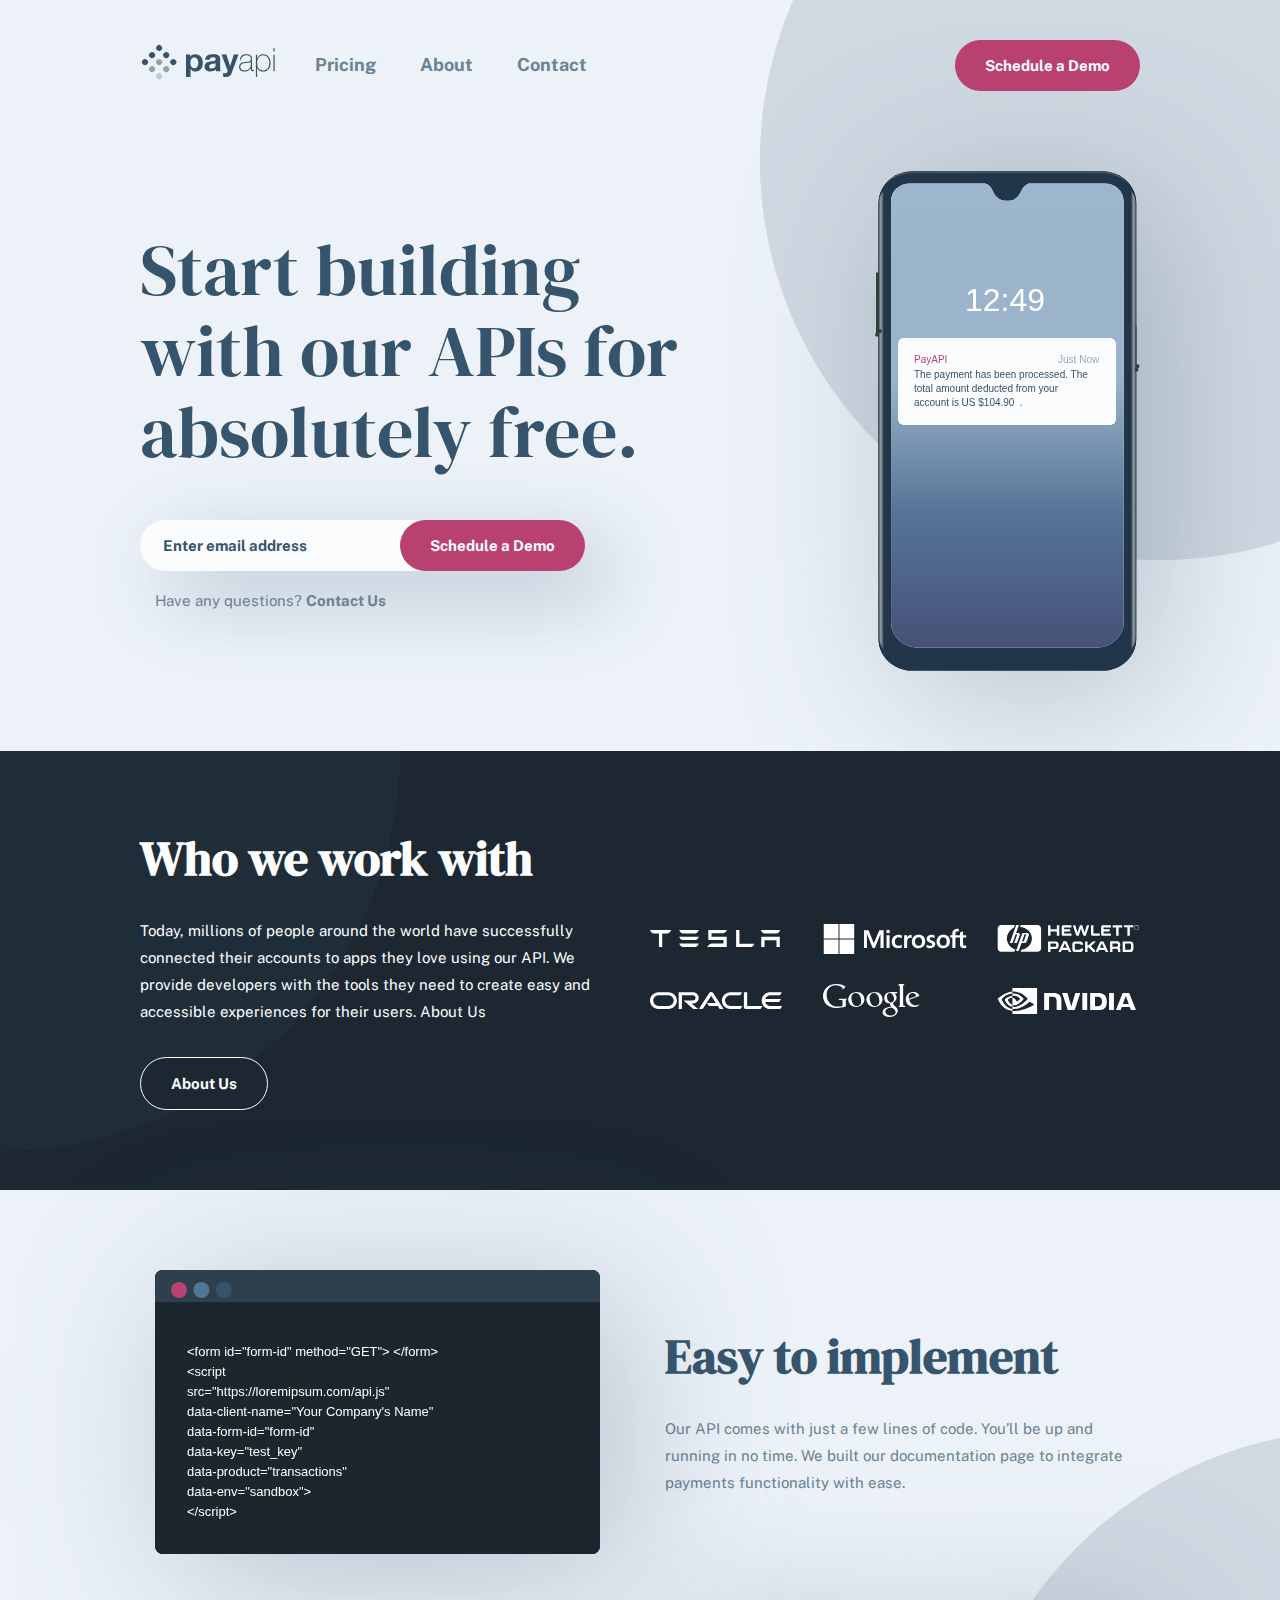
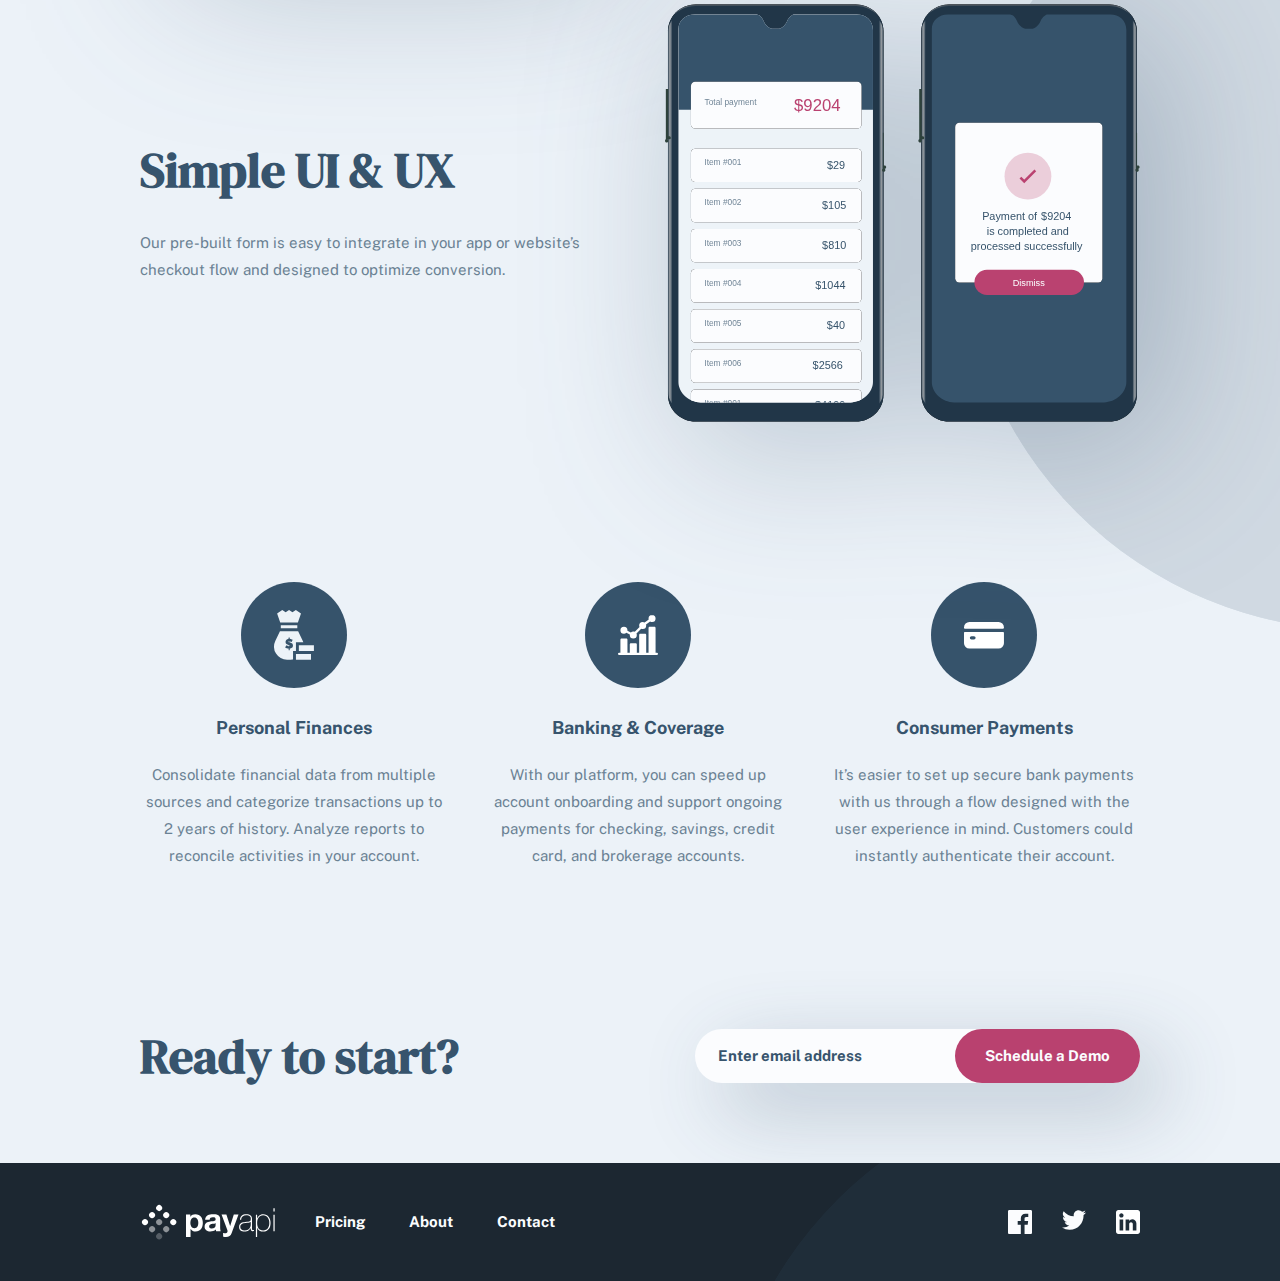
<file: index.html>
<!DOCTYPE html>
<html lang="en">
  <head>
    <meta charset="UTF-8" />
    <meta name="viewport" content="width=device-width, initial-scale=1.0" />
    <link rel="preconnect" href="https://fonts.gstatic.com">
    <link href="https://fonts.googleapis.com/css2?family=DM+Serif+Display&family=Public+Sans:wght@100;200;700&display=swap"
      rel="stylesheet">
      <link rel="stylesheet" href="styles/style.css">
    <link rel="icon" type="image/png" sizes="32x32" href="./assets/favicon-32x32.png" />
    <script src="javascript/scripts.js" defer></script>
    <title>Frontend Mentor | PayAPI Website Challenge</title>
  </head>

  <body>

    <div class="container">
      <nav class="nav">
        <div class="circle__wrapper"><img src="assets/shared/desktop/bg-pattern-circle.svg" class="circle" alt=""></div>
        <div class="logo"><a href="/"><img src="assets/shared/desktop/logo.svg" alt="logo"></a></div>
        <img class="menu-open-icon" src="assets/shared/mobile/menu.svg" alt="menu icon">
        <div class="menu menu--main">
          <div class="menu-close-icon" ><img class="close-icon" src="assets/shared/mobile/close.svg" alt="close icon"></div>
          <ul class="menu__list flow-content">
            <li><a href="pricing.html">Pricing</a></li>
            <li><a href="about.html">About</a></li>
            <li><a href="contact.html">Contact</a></li>
          </ul>
          <a href="contact.html" class="btn btn-primary">Schedule a Demo</a>
        </div>
      </nav>

      <header class="header">
          <div class="hero">
            <div class="hero__text flow-content-large">
              <h1>Start building with our APIs for absolutely free.</h1>
              <form action="" class="demo flow-content-small" method="post">
                <div class="input__group">
                  <input type="email" class="demo__email" placeholder="Enter email address">
                  <button type="submit" class="btn btn-primary">Schedule a Demo</button>
                </div>
                <p class="questions">Have any questions? <a href="contact.html">Contact Us</a></p>
              </form>
            </div>
            <div class="hero__img"><img class="drop-shadow" alt="phone" src="assets/home/desktop/illustration-phone-mockup2.svg" /></div>
          </div>
      </header>

      <section class="work bg-dark">
          <div class="circle__wrapper"><img src="assets/shared/desktop/bg-pattern-circle.svg" class="circle" alt=""></div>
          <div class="work__text flow-content">
            <h2 class="sm">Who we work with</h2>
            <p>Today, millions of people around the world have successfully connected
            their accounts to apps they love using our API. We provide developers
            with the tools they need to create easy and accessible experiences
            for their users.
            About Us</p>
            <a href="about.html" class="btn btn-dark btn-inline">About Us</a>
          </div>
          <div class="logos">
            <img class="white" src="assets/shared/desktop/tesla.svg" alt="tesla">
            <img class="white" src="assets/shared/desktop/microsoft.svg" alt="microsoft">
            <img class="white" src="assets/shared/desktop/hewlett-packard.svg" alt="hewlett-packard">
            <img class="white" src="assets/shared/desktop/oracle.svg" alt="oracle">
            <img class="white" src="assets/shared/desktop/google.svg" alt="google">
            <img class="white" src="assets/shared/desktop/nvidia.svg" alt="nvidia">
          </div>
      </section>

      <section class="features">
        <div class="circle__wrapper"><img src="assets/shared/desktop/bg-pattern-circle.svg" class="circle" alt=""></div>
        <div class="feature__img"><img class="drop-shadow" src="assets/home/desktop/illustration-easy-to-implement2.svg" alt="code image"></div>
        <div class="feature__text flow-content">
          <h2 class="sm">Easy to implement</h2>
          <p>Our API comes with just a few lines of code. You’ll be up and running in
          no time. We built our documentation page to integrate payments functionality
          with ease.</p>
        </div>

        <div class="feature__img"><img class="drop-shadow" src="assets/home/desktop/illustration-simple-ui2.svg" alt="phone images"></div>
        <div class="feature__text flow-content">
          <h2 class="sm">Simple UI & UX</h2>
          <p>Our pre-built form is easy to integrate in your app or website’s checkout flow and designed to optimize conversion.</p>
        </div>
      </section>

      <section class="benefits split">

        <div class="benefit flow-content-small">
          <div class="benefit__img"><img src="assets/home/desktop/icon-personal-finances.svg" alt="money bag"></div>
          <p class="benefit__title">Personal Finances</p>
          <p>Consolidate financial data from multiple sources and categorize transactions up to
            2 years of history. Analyze reports to reconcile activities in your account.</p>
        </div>

        <div class="benefit flow-content-small">
          <div class="benefit__img"> <img src="assets/home/desktop/icon-banking-and-coverage.svg" alt="bank"></div>
          <p class="benefit__title">Banking & Coverage</p>
          <p>With our platform, you can speed up account onboarding and support ongoing payments
            for checking, savings, credit card, and brokerage accounts.</p>
        </div>

        <div class="benefit flow-content-small">
          <div class="benefit__img"> <img src="assets/home/desktop/icon-consumer-payments.svg" alt="consumer payments"></div>
          <p class="benefit__title">Consumer Payments</p>
          <p>It’s easier to set up secure bank payments with us through a flow designed with the user experience in mind.
            Customers
            could instantly authenticate their account.</p>
        </div>
      </section>


      <section class="cta space-bt">
        <h2>Ready to start?</h2>
        <form action="subscribe" class="demo" method="post">
          <div class="input__group">
            <input type="email" class="demo__email" placeholder="Enter email address">
            <button type="submit" class="btn btn-primary">Schedule a Demo</button>
          </div>
        </form>
      </section>

      <footer class="bg-dark">
          <div class="circle__wrapper"><img src="assets/shared/desktop/bg-pattern-circle.svg" class="circle" alt=""></div>
          <nav class="nav">
            <div class="logo white"><img src="assets/shared/desktop/logo.svg" alt="logo"></div>
            <div class="menu">
              <ul class="menu__list flow-content">
                <li><a href="pricing.html">Pricing</a></li>
                <li><a href="about.html">About</a></li>
                <li><a href="contact.html">Contact</a></li>
              </ul>
              <div class="social split-adapt">
                <a href="facebook.com"><img src="assets/shared/desktop/facebook.svg" alt="facebook"></a>
                <a href="twitter.com"><img src="assets/shared/desktop/twitter.svg" alt="twitter"></a>
                <a href="linkedin.com"><img src="assets/shared/desktop/linkedin.svg" alt="linkedin"></a>
              </div>
            </div>
          </nav>
      </footer>
    </div>
  </body>
</html>
</file>
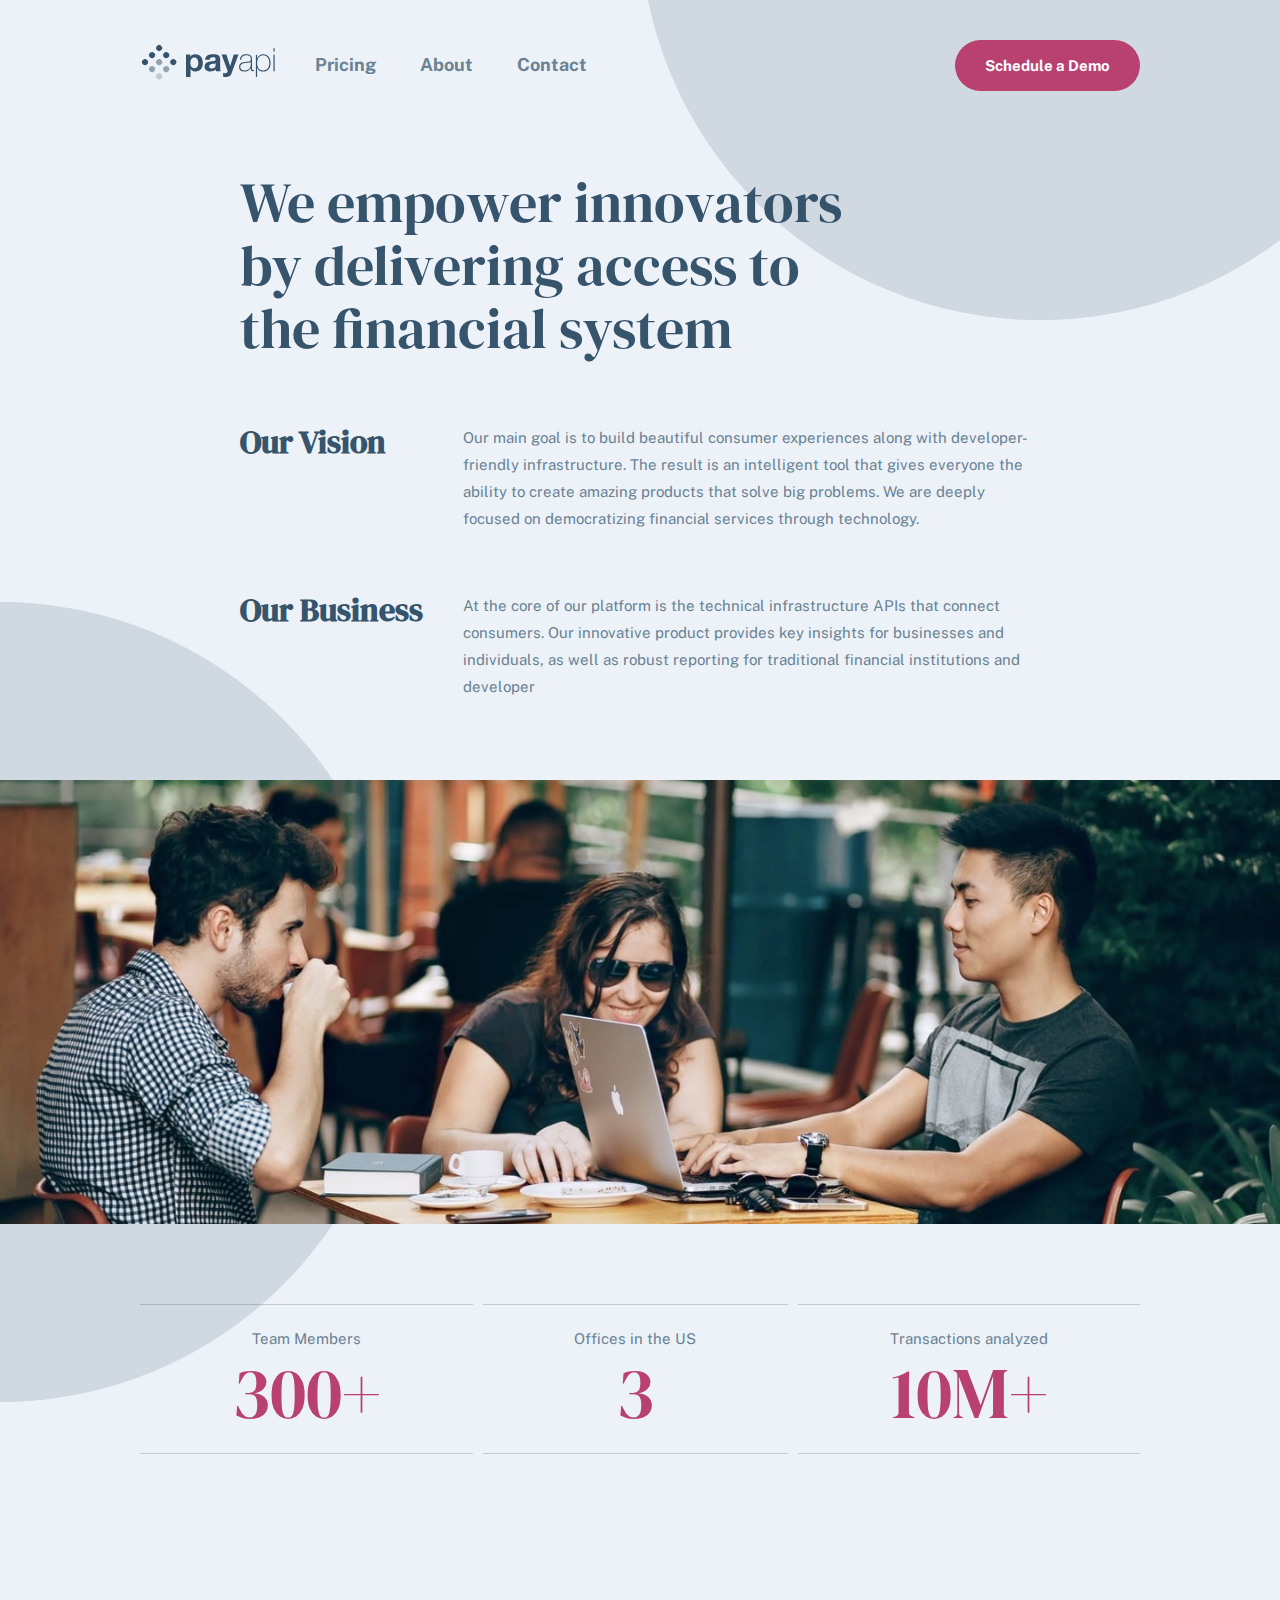
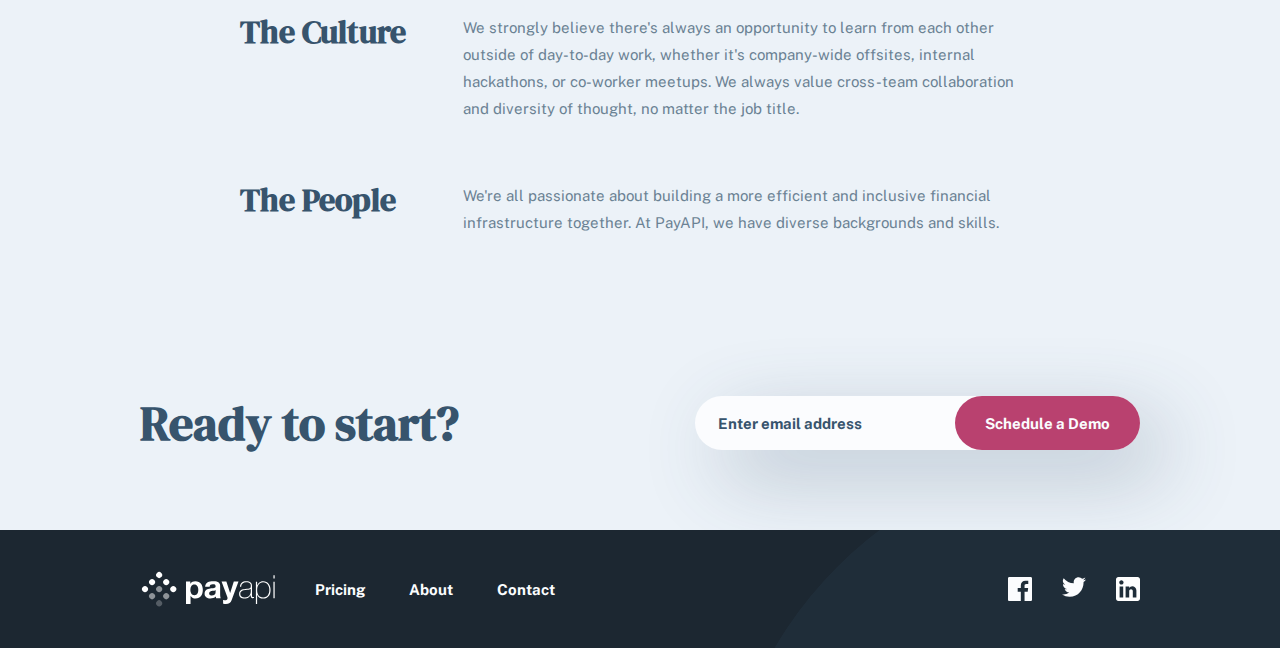
<file: about.html>
<!DOCTYPE html>
<html lang="en">

<head>
  <meta charset="UTF-8" />
  <meta name="viewport" content="width=device-width, initial-scale=1.0" />
  <link rel="preconnect" href="https://fonts.gstatic.com">
  <link
    href="https://fonts.googleapis.com/css2?family=DM+Serif+Display&family=Public+Sans:wght@100;200;700&display=swap"
    rel="stylesheet">
  <link rel="stylesheet" href="styles/style.css">
  <link rel="icon" type="image/png" sizes="32x32" href="./assets/favicon-32x32.png" />
  <script src="javascript/scripts.js" defer></script>
  <title>Frontend Mentor | PayAPI Website Challenge</title>
</head>

<body>
  <div class="container about">
    <nav class="nav">
      <div class="circle__wrapper--inner"><img src="assets/shared/desktop/bg-pattern-circle.svg" class="circle" alt=""></div>
      <div class="logo"><a href="/"><img src="assets/shared/desktop/logo.svg" alt="logo"></a></div>
      <img class="menu-open-icon" src="assets/shared/mobile/menu.svg" alt="menu icon">
      <div class="menu menu--main">
        <div class="menu-close-icon"><img class="close-icon" src="assets/shared/mobile/close.svg" alt="close icon">
        </div>
        <ul class="menu__list flow-content">
          <li><a href="pricing.html">Pricing</a></li>
          <li><a href="about.html">About</a></li>
          <li><a href="contact.html">Contact</a></li>
        </ul>
        <a href="contact.html" class="btn btn-primary">Schedule a Demo</a>
      </div>
    </nav>
    <section class="info flow-content-large">
      <div class="section__wrapper flow-content-xlarge">
        <h1 class="sm info__title">We empower innovators by delivering access to the financial system</h1>
        <div class="info__content">
          <h3>Our Vision</h3>
          <p>Our main goal is to build beautiful consumer experiences along with developer-friendly
          infrastructure. The result is an intelligent tool that gives everyone the ability to create
          amazing products that solve big problems. We are deeply focused on democratizing financial
          services through technology.</p>
          <h3>Our Business</h3>
          <p>At the core of our platform is the technical infrastructure APIs that connect consumers.
          Our innovative product provides key insights for businesses and individuals, as well as
          robust reporting for traditional financial institutions and developer</p>
        </div>
      </div>
    </section>

    <picture class="focus">
      <div class="circle_wrapper"><img src="assets/shared/desktop/bg-pattern-circle.svg" class="circle" alt="people talking"></div>
      <source media="(min-width: 768px)" srcset="assets/about/desktop/image-team-members.jpg">
      <source media="(min-width: 375px)" srcset="assets/about/tablet/image-team-members.jpg">
      <img class="focus__img" src="assets/about/mobile/image-team-members.jpg">
    </picture>

    <section class="stats split">
      <div class="stats__card">
        <p class="stats__title">Team Members</p>
        <p class="h1 small fg-primary">300+</p>
      </div>
      <div class="stats__card">
        <p class="stats_title">Offices in the US</p>
        <p class="h1 small fg-primary">3</p>
      </div>
      <div class="stats__card">
        <p class="stats_title">Transactions analyzed</p>
        <p class="h1 small fg-primary">10M+</p>
      </div>
    </section>

    <section class="info flow-content-large">
      <div class="section__wrapper flow-content-large">
        <div class="info__content">
          <h3>The Culture</h3>
          <p>We strongly believe there's always an opportunity to learn from each other outside of
          day-to-day work, whether it's company-wide offsites, internal hackathons, or co-worker meetups.
          We always value cross-team collaboration and diversity of thought, no matter the job title.</p>
          <h3>The People</h3>
          <p>We're all passionate about building a more efficient and inclusive financial infrastructure
          together. At PayAPI, we have diverse backgrounds and skills.</p>
        </div>
      </div>
    </section>

    <section class="cta space-bt">
      <h2>Ready to start?</h2>
      <form action="subscribe" class="demo" method="post">
        <div class="input__group">
          <input type="email" class="demo__email" placeholder="Enter email address">
          <button type="submit" class="btn btn-primary">Schedule a Demo</button>
        </div>
      </form>
    </section>

    <footer class="bg-dark">
      <div class="circle__wrapper"><img src="assets/shared/desktop/bg-pattern-circle.svg" class="circle" alt=""></div>
      <nav class="nav">
        <div class="logo white"><img src="assets/shared/desktop/logo.svg" alt="logo"></div>
        <div class="menu">
          <ul class="menu__list flow-content">
            <li><a href="pricing.html">Pricing</a></li>
            <li><a href="about.html">About</a></li>
            <li><a href="contact.html">Contact</a></li>
          </ul>
          <div class="social split-adapt">
            <a href="facebook.com"><img src="assets/shared/desktop/facebook.svg" alt="facebook"></a>
            <a href="twitter.com"><img src="assets/shared/desktop/twitter.svg" alt="twitter"></a>
            <a href="linkedin.com"><img src="assets/shared/desktop/linkedin.svg" alt="linkedin"></a>
          </div>
        </div>
      </nav>
    </footer>

    </div>
  </body>

</html>
</file>
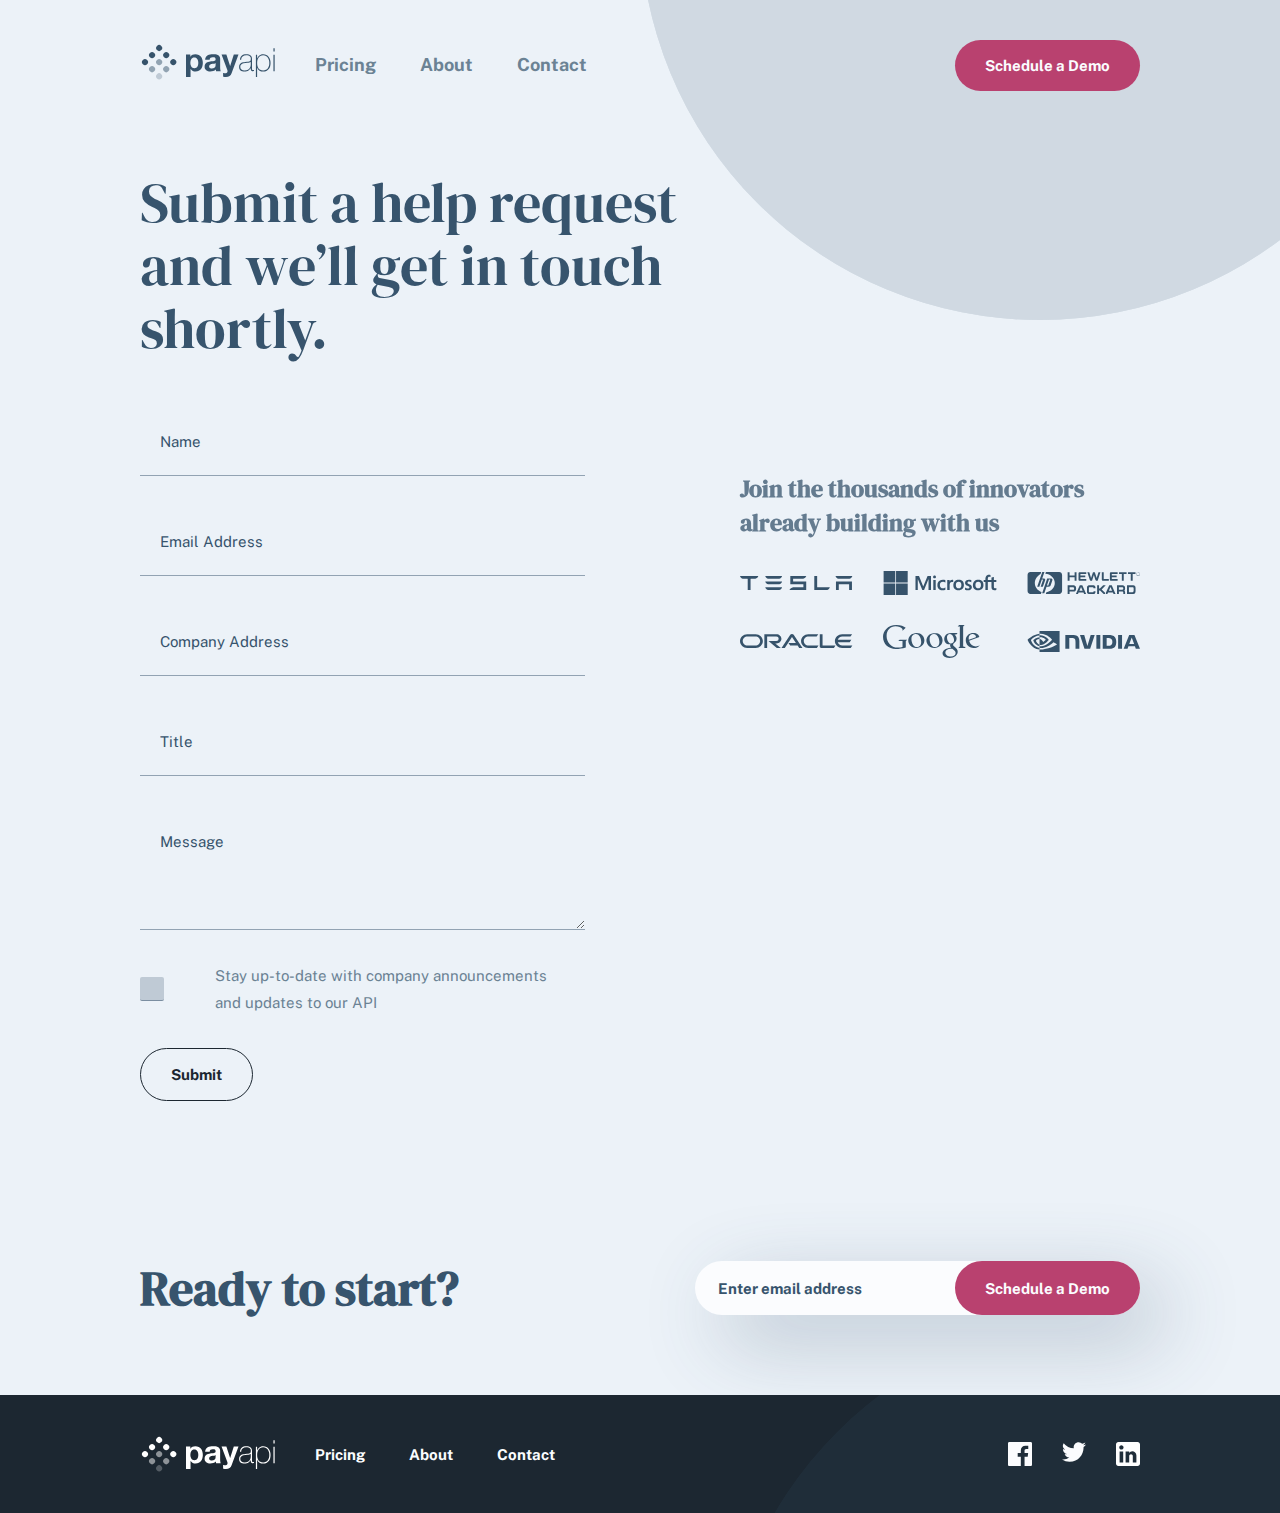
<file: contact.html>
<!DOCTYPE html>
<html lang="en">

<head>
  <meta charset="UTF-8" />
  <meta name="viewport" content="width=device-width, initial-scale=1.0" />
  <link rel="preconnect" href="https://fonts.gstatic.com">
  <link
    href="https://fonts.googleapis.com/css2?family=DM+Serif+Display&family=Public+Sans:wght@100;200;700&display=swap"
    rel="stylesheet">
  <link rel="stylesheet" href="styles/style.css">
  <link rel="icon" type="image/png" sizes="32x32" href="./assets/favicon-32x32.png" />
  <script src="javascript/scripts.js" defer></script>
  <title>Frontend Mentor | PayAPI Website Challenge</title>
</head>

<body>
  <div class="container top-circle">
    <nav class="nav">
      <div class="circle__wrapper--inner"><img src="assets/shared/desktop/bg-pattern-circle.svg" class="circle" alt=""></div>
      <div class="logo"><a href="/"><img src="assets/shared/desktop/logo.svg" alt="logo"></a></div>
      <img class="menu-open-icon" src="assets/shared/mobile/menu.svg" alt="menu icon">
      <div class="menu menu--main">
        <div class="menu-close-icon"><img class="close-icon" src="assets/shared/mobile/close.svg" alt="close icon">
        </div>
        <ul class="menu__list flow-content">
          <li><a href="pricing.html">Pricing</a></li>
          <li><a href="about.html">About</a></li>
          <li><a href="contact.html">Contact</a></li>
        </ul>
        <a href="contact.html" class="btn btn-primary">Schedule a Demo</a>
      </div>
    </nav>
    <section class="contact flow-content-large">
      <h1 class="sm section__title">Submit a help request and we’ll get in touch shortly.</h1>
      <div class="contact__content flow-content">
        <form action="subscribe" method="POST" class="contact__form flow-content">
          <input type="text" placeholder="Name" id="name">
          <input type="email" placeholder="Email Address" id="email">
          <input type="text" placeholder="Company Address" id="address">
          <input type="text" placeholder="Title" id="title">
          <textarea id="message" placeholder="Message" cols="30" rows="3"></textarea>
          <div class="split-adapt checkbox__group">
            <input class="plain-check-box" type="checkbox" name="announcements" id="announcements">
            <label for="announcements">Stay up-to-date with company announcements and updates to our API</label>
          </div>
          <button type="submit" class="btn btn-light btn-inline">Submit</button>
        </form>
        <div class="joinus">
          <h4 class="joinus__title">Join the thousands of innovators already building with us</h4>
          <div class="logos">
            <img  src="assets/shared/desktop/tesla.svg" alt="tesla">
            <img  src="assets/shared/desktop/microsoft.svg" alt="microsoft">
            <img  src="assets/shared/desktop/hewlett-packard.svg" alt="hewlett-packard">
            <img  src="assets/shared/desktop/oracle.svg" alt="oracle">
            <img  src="assets/shared/desktop/google.svg" alt="google">
            <img  src="assets/shared/desktop/nvidia.svg" alt="nvidia">
          </div>

        </div>
      </div>

    </section>

    <section class="cta space-bt">
      <h2>Ready to start?</h2>
      <form action="" class="demo" method="post">
        <div class="input__group">
          <input type="email" class="demo__email" placeholder="Enter email address">
          <button type="submit" class="btn btn-primary">Schedule a Demo</button>
        </div>
      </form>
    </section>

    <footer class="bg-dark">
      <div class="circle__wrapper"><img src="assets/shared/desktop/bg-pattern-circle.svg" class="circle" alt=""></div>
      <nav class="nav">
        <div class="logo white"><img src="assets/shared/desktop/logo.svg" alt="logo"></div>
        <div class="menu">
          <ul class="menu__list flow-content">
            <li><a href="pricing.html">Pricing</a></li>
            <li><a href="about.html">About</a></li>
            <li><a href="contact.html">Contact</a></li>
          </ul>
          <div class="split-adapt social">
            <a href="facebook.com"><img src="assets/shared/desktop/facebook.svg" alt="facebook"></a>
            <a href="twitter.com"><img src="assets/shared/desktop/twitter.svg" alt="twitter"></a>
            <a href="linkedin.com"><img src="assets/shared/desktop/linkedin.svg" alt="linkedin"></a>
          </div>
        </div>
      </nav>
    </footer>
    </div>
  </body>

</html>
</file>
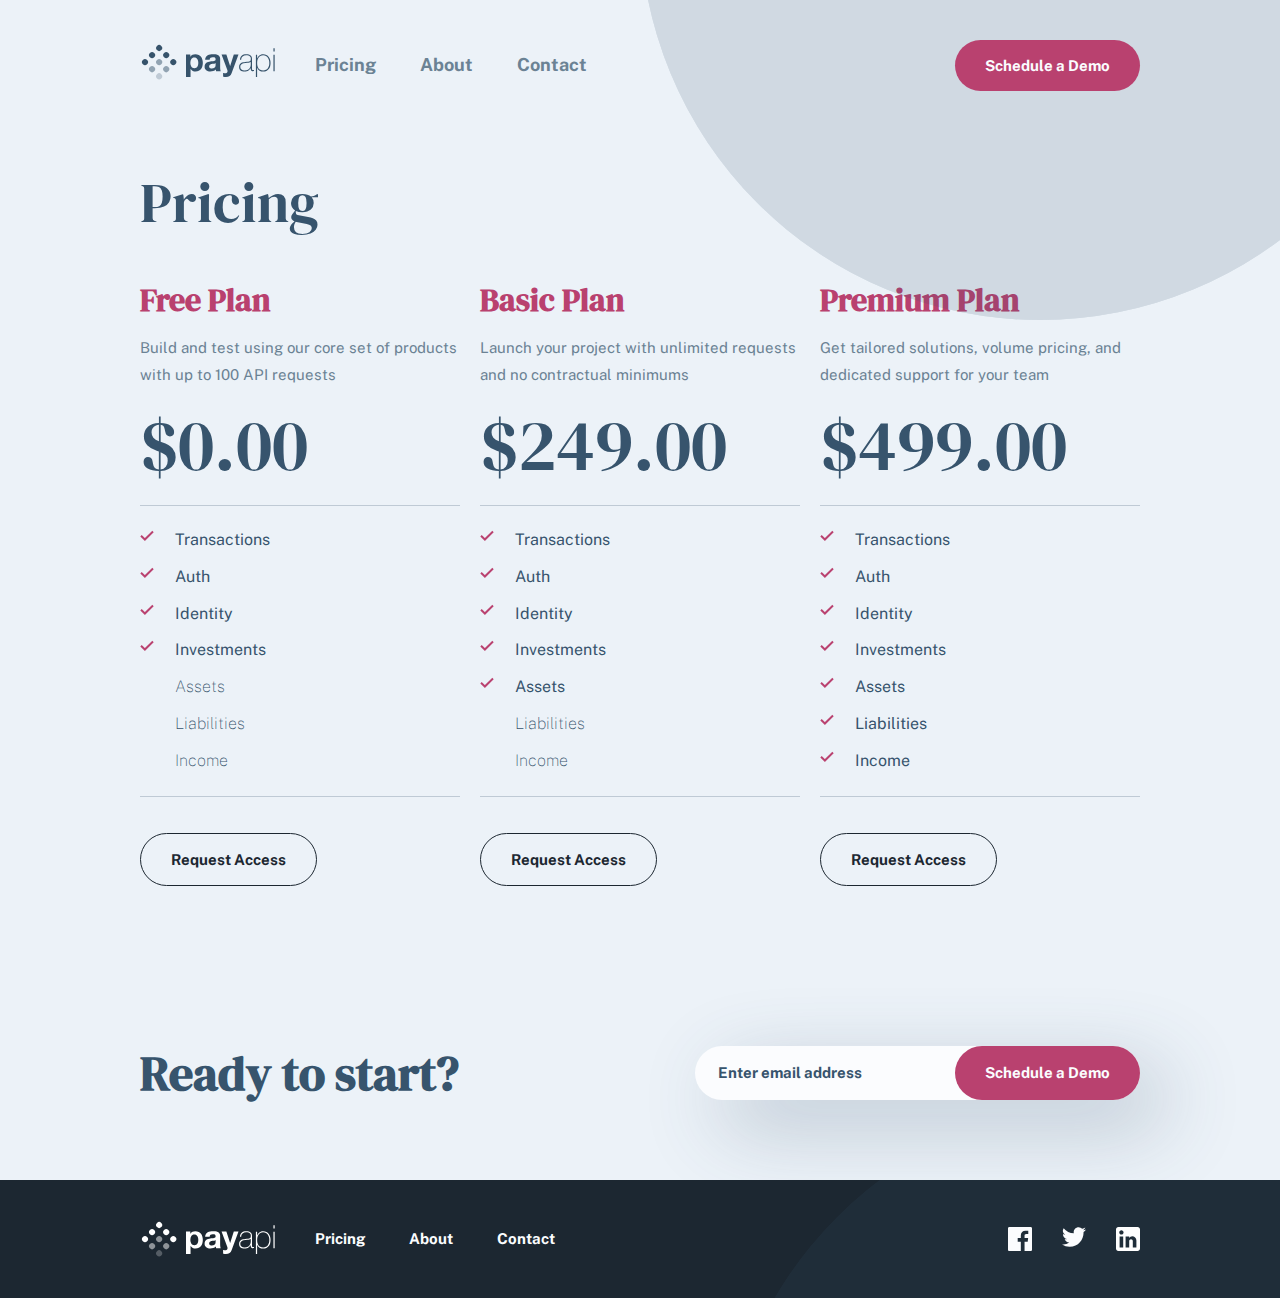
<file: pricing.html>
<!DOCTYPE html>
<html lang="en">

<head>
  <meta charset="UTF-8" />
  <meta name="viewport" content="width=device-width, initial-scale=1.0" />
  <link rel="preconnect" href="https://fonts.gstatic.com">
  <link
    href="https://fonts.googleapis.com/css2?family=DM+Serif+Display&family=Public+Sans:wght@100;200;700&display=swap"
    rel="stylesheet">
  <link rel="stylesheet" href="styles/style.css">
  <link rel="icon" type="image/png" sizes="32x32" href="./assets/favicon-32x32.png" />
  <script src="javascript/scripts.js" defer></script>
  <title>Frontend Mentor | PayAPI Website Challenge</title>
</head>

<body>
  <div class="container top-circle">
    <nav class="nav">
      <div class="circle__wrapper--inner"><img src="assets/shared/desktop/bg-pattern-circle.svg" class="circle" alt=""></div>
      <div class="logo"><a href="/"><img src="assets/shared/desktop/logo.svg" alt="logo"></a></div>
      <img class="menu-open-icon" src="assets/shared/mobile/menu.svg" alt="menu icon">
      <div class="menu menu--main">
        <div class="menu-close-icon"><img class="close-icon" src="assets/shared/mobile/close.svg" alt="close icon"></div>
        <ul class="menu__list flow-content">
          <li><a href="pricing.html">Pricing</a></li>
          <li><a href="about.html">About</a></li>
          <li><a href="contact.html">Contact</a></li>
        </ul>
        <a href="contact.html" class="btn btn-primary">Schedule a Demo</a>
      </div>
    </nav>
    <section class="price_info flow-content-large">
      <h1 class="sm">Pricing</h1>
      <div class="pricing__cards split-auto">
        <div class="pricing__card flow-content-small">
          <h3 class="fg-primary">Free Plan</h3>
          <p>Build and test using our core set of products with up to 100 API requests</p>
          <p class="h1">$0.00</p>
          <ul class="pricing__card-list flow-content-xsmall">
            <li>Transactions</li>
            <li>Auth</li>
            <li>Identity</li>
            <li>Investments</li>
            <li class="light">Assets</li>
            <li class="light">Liabilities</li>
            <li class="light">Income</li>
          </ul>
          <a href="#" class="btn btn-inline btn-light">Request Access</a>
        </div>
        <div class="pricing__card flow-content-small">
          <h3 class="fg-primary">Basic Plan</h3>
          <p>Launch your project with unlimited requests and no contractual minimums</p>
          <p class="h1">$249.00</p>
          <ul class="pricing__card-list flow-content-xsmall">
            <li>Transactions</li>
            <li>Auth</li>
            <li>Identity</li>
            <li>Investments</li>
            <li>Assets</li>
            <li class="light">Liabilities</li>
            <li class="light">Income</li>
          </ul>
          <a href="#" class="btn btn-inline btn-light">Request Access</a>
        </div>
        <div class="pricing__card flow-content-small">
          <h3 class="fg-primary">Premium Plan</h3>
          <p>Get tailored solutions, volume pricing, and dedicated support for your team</p>
          <p class="h1">$499.00</p>
          <ul class="pricing__card-list flow-content-xsmall">
            <li>Transactions</li>
            <li>Auth</li>
            <li>Identity</li>
            <li>Investments</li>
            <li>Assets</li>
            <li>Liabilities</li>
            <li>Income</li>
          </ul>
          <a href="#" class="btn btn-inline btn-light">Request Access</a>
        </div>
      </div>
    </section>
    <section class="cta space-bt">
      <h2>Ready to start?</h2>
      <form action="subscribe" class="demo" method="post">
        <div class="input__group">
          <input type="email" class="demo__email" placeholder="Enter email address">
          <button type="submit" class="btn btn-primary">Schedule a Demo</button>
        </div>
      </form>
    </section>

      <footer class="bg-dark">
        <div class="circle__wrapper"><img src="assets/shared/desktop/bg-pattern-circle.svg" class="circle" alt=""></div>
        <nav class="nav">
          <div class="logo white"><img src="assets/shared/desktop/logo.svg" alt="logo"></div>
          <div class="menu">
            <ul class="menu__list flow-content">
              <li><a href="pricing.html">Pricing</a></li>
              <li><a href="about.html">About</a></li>
              <li><a href="contact.html">Contact</a></li>
            </ul>
            <div class="split-adapt social">
              <a href="facebook.com"><img src="assets/shared/desktop/facebook.svg" alt="facebook"></a>
              <a href="twitter.com"><img src="assets/shared/desktop/twitter.svg" alt="twitter"></a>
              <a href="linkedin.com"><img src="assets/shared/desktop/linkedin.svg" alt="linkedin"></a>
            </div>
          </div>
        </nav>
      </footer>
    </div>
  </body>

</html>
</file>
<file: styles/style.css>
/*
0 - 600px:      Phone is where normal styles apply
600 - 900px:    Tablet portrait
900 - 1200px:   Tablet landscape
1200 - 1800 is where our normal styles apply
1800px + :      Big desktop

$breakpoint arguement choices:
- phone
- tab-port
- tab-land
- big-desktop

ORDER: Base + typography > general layout + grid > page layout > components

1em = 16px
*/
:root {
  --clr-neutral-100: hsl(220, 60%, 99%);
  --clr-neutral-100-h: 220;
  --clr-neutral-100-s: 60%;
  --clr-neutral-100-l: 99%;
  --clr-neutral-200: hsl(207, 58%, 99%);
  --clr-neutral-200-h: 207;
  --clr-neutral-200-s: 58%;
  --clr-neutral-200-l: 99%;
  --clr-neutral-250: hsl(0, 0%, 59%);
  --clr-neutral-250-h: 0;
  --clr-neutral-250-s: 0%;
  --clr-neutral-250-l: 59%;
  --clr-neutral-300: alpha(var(--clr-neutral-250), 0.15);
  --clr-primary-100: hsl(337, 48%, 49%);
  --clr-primary-100-h: 337;
  --clr-primary-100-s: 48%;
  --clr-primary-100-l: 49%;
  --clr-primary-200: hsl(337, 60%, 64%);
  --clr-primary-200-h: 337;
  --clr-primary-200-s: 60%;
  --clr-primary-200-l: 64%;
  --clr-blue-100: hsl(209, 46%, 95%);
  --clr-blue-100-h: 209;
  --clr-blue-100-s: 46%;
  --clr-blue-100-l: 95%;
  --clr-blue-200: hsl(207, 16%, 50%);
  --clr-blue-200-h: 207;
  --clr-blue-200-s: 16%;
  --clr-blue-200-l: 50%;
  --clr-blue-300: hsl(207, 33%, 32%);
  --clr-blue-300-h: 207;
  --clr-blue-300-s: 33%;
  --clr-blue-300-l: 32%;
  --clr-blue-500: hsl(207, 27%, 15%);
  --clr-blue-500-h: 207;
  --clr-blue-500-s: 27%;
  --clr-blue-500-l: 15%;
  --opacity-500: 0.5;
  --box-shadow-100: 2.5rem 2.5rem 8rem hsla(var(--clr-blue-300-h), var(--clr-blue-300-s), var(--clr-blue-300-l), 0.3);
  --br: 3rem;
  --spacer: 1.6rem;
  --ff-primary: 'Public Sans', sans-serif;
  --ff-secondary: 'DM Serif Display', serif;
  --fs-100: 1.1rem;
  --fs-200: 1.5rem;
  --fs-250: 2rem;
  --fs-300: 2.4rem;
  --fs-400: 2.4rem;
  --fs-500: 3.2rem;
  --fs-600: 3.6rem;
  --fs-700: 3.2rem;
  --fs-800: 3.2rem;
  --fw-100: 100;
  --fw-200: 200;
  --fw-700: 700;
  --lh-000: 1.0;
  --lh-100: 1.125;
  --lh-200: 1.2;
  --lh-300: 1.3;
  --lh-400: 1.4;
  --lh-500: 1.5;
  --lh-600: 1.6;
  --lh-700: 1.7;
  --lh-800: 1.8;
}

@media only screen and (min-width: 48.1em) {
  :root {
    --fs-500: 4.8rem;
    --fs-600: 4.8rem;
    --fs-700: 4.8rem;
    --fs-800: 4.8rem;
    --fs-250: 1.8rem;
  }
}

@media only screen and (min-width: 75em) {
  :root {
    --fs-400: 3.2rem;
    --fs-700: 5.6rem;
    --fs-800: 7.2rem;
  }
}

*,
*::before,
*::after {
  box-sizing: border-box;
}

h1, .h1,
h2, .h2,
h3, .h3,
h4, .h4 {
  font-family: var(--ff-secondary);
}

body,
h1,
h2,
h3,
p,
dl,
dd,
figure {
  margin: 0;
}

ul[class],
ol[class] {
  list-style: none;
  padding: 0;
  margin: 0;
}

img {
  max-width: 100%;
  height: auto;
  display: block;
}

input,
label,
select,
button,
textarea {
  margin: 0;
  border: 0;
  padding: 0;
  display: inline-block;
  vertical-align: middle;
  white-space: normal;
  background: none;
  line-height: 1;
  font: inherit;
}

input:focus {
  outline: 0;
}

a {
  color: inherit;
  font-family: inherit;
  display: inline-block;
  text-decoration: none;
}

html {
  font-size: 62.5%;
}

.container {
  max-width: 144rem;
  margin: 0 auto;
  display: grid;
  grid-template-columns: 1fr;
  overflow: hidden;
  position: relative;
}

.container > * {
  background-color: var(--bg, var(--clr-blue-100));
  color: var(--fg, var(--clr-blue-200));
  font-family: var(--ff-primary);
  font-size: var(--fs-200);
  line-height: var(--lh-800);
  padding: 4rem 2rem;
}

@media only screen and (min-width: 48.1em) {
  .container > * {
    padding: 4rem;
  }
}

@media only screen and (min-width: 75em) {
  .container > * {
    padding: 8rem 14rem;
  }
}

.container > :first-child {
  padding-bottom: 0rem;
  padding-top: 4rem;
}

.container > :last-child {
  padding-top: 4rem;
  padding-bottom: 4rem;
}

h1, .h1,
h2, .h2,
h3, .h3,
h4, .h4 {
  color: var(--fg, var(--clr-blue-300));
  line-height: var(--lh-100);
  font-family: var(--ff-secondary);
}

h1, .h1 {
  font-size: var(--fs-800);
  font-weight: 100;
}

h1.sm, .h1.sm {
  font-size: var(--fs-700);
}

h2, .h2 {
  font-size: var(--fs-600);
}

h2.sm, .h2.sm {
  font-size: var(--fs-500);
}

h3, .h3 {
  font-size: var(--fs-400);
}

h4, .h4 {
  font-size: var(--fs-300);
  opacity: 0.75;
  line-height: 1.4;
}

a {
  font-weight: var(--fw-700);
}

p,
a {
  color: var(--fg, var(--clr-blue-200));
  font-size: var(--fs, inherit);
}

.benefit__title {
  font-size: 1.8rem;
  font-weight: var(--fw-700);
  color: var(--clr-blue-300);
}

.flow-content > * + * {
  margin-top: calc(2 * var(--spacer));
}

.flow-content-small > * + * {
  margin-top: var(--spacer);
}

.flow-content-xsmall > * + * {
  margin-top: calc( 0.5 * var(--spacer));
}

.flow-content-large > * + * {
  margin-top: calc(3 * var(--spacer));
}

.flow-content-xlarge > * + * {
  margin-top: calc(4 * var(--spacer));
}

.split-auto {
  display: grid;
  row-gap: var(--row-gap, 2rem);
  column-gap: var(--column-gap, 2rem);
  grid-template-columns: repeat(auto-fit, minmax(var(--min), 1fr));
}

.split-adapt {
  display: grid;
  gap: var(--gap, 1rem);
  grid-auto-flow: column;
}

.split {
  display: grid;
  gap: var(--gap, 1rem);
  grid-auto-columns: 1fr;
  grid-auto-flow: row;
}

@media only screen and (min-width: 48.1em) {
  .split {
    grid-auto-flow: column;
    grid-auto-columns: auto;
  }
}

.space-bt {
  justify-content: space-between;
}

.justify-ic {
  justify-items: center;
}

.justify-cc {
  justify-content: center;
}

.align-ic {
  align-items: center;
}

.bg-dark {
  --bg: var(--clr-blue-500);
  --fg: var(--clr-neutral-200);
}

.text-center {
  text-align: center;
}

.drop-shadow {
  filter: drop-shadow(var(--box-shadow-100));
}

.white {
  filter: brightness(0) saturate(100%) invert(100%) sepia(0%) saturate(7483%) hue-rotate(25deg) brightness(99%) contrast(108%);
}

.pink {
  filter: brightness(0.5) sepia(1) hue-rotate(-70deg) saturate(5);
}

.navy {
  filter: brightness(0.2) sepia(1) hue-rotate(180deg) saturate(5);
}

.blue {
  filter: brightness(0.5) sepia(1) hue-rotate(140deg) saturate(6);
}

.bg-circle {
  background-image: url(../../assets/shared/desktop/bg-pattern-circle.svg);
  background-repeat: no-repeat;
  background-size: cover;
}

.fg-primary {
  --fg: var(--clr-primary-100);
}

.light {
  font-weight: var(--fw-100);
}

.fg-primary {
  --fg: var(--clr-primary-100);
}

.btn {
  color: var(--fg-btn, var(--clr-neutral-100));
  border-radius: var(--br);
  padding: 0.8em 2em;
  width: 100%;
  display: block;
  text-align: center;
  font-weight: var(--fw-700);
  transition: all .4s ease;
  background: var(--bg-btn, var(--clr-primary-100));
}

.btn:hover {
  background: var(--bg-btn, var(--clr-primary-200));
}

.btn-dark {
  --bg-btn: var(--clr-blue-500);
  --fg-btn: var(--clr-neutral-100);
  border: 1px solid var(--fg-btn);
}

.btn-dark:hover {
  --bg-btn: var(--clr-neutral-100);
  --fg-btn: var(--clr-blue-500);
}

.btn-light {
  --bg-btn: transparent;
  --fg-btn: var(--clr-blue-500);
  border: 1px solid var(--fg-btn);
}

.btn-light:hover {
  --bg-btn: var(--clr-blue-500);
  --fg-btn: var(--clr-neutral-100);
}

.btn-inline {
  display: inline-block;
  width: auto;
}

.demo {
  display: grid;
  grid-template-columns: minmax(auto, 44.5rem);
  justify-content: center;
}

@media only screen and (min-width: 75em) {
  .demo {
    justify-content: start;
  }
}

.demo input {
  background: var(--clr-neutral-100);
  border-radius: var(--br);
  padding: 0.75em 1.5em;
  width: 100%;
  box-shadow: var(--box-shadow-100);
}

.demo ::placeholder {
  color: var(--clr-blue-300);
  font-weight: var(--fw-700);
  font-family: var(--ff-primary);
}

.demo .questions {
  margin-left: 1.5rem;
}

.demo .input__group {
  display: grid;
  row-gap: 2rem;
}

@media only screen and (min-width: 48.1em) {
  .demo .input__group {
    grid-template-columns: 2.1fr 1.5fr;
  }
  .demo .input__group > :first-child {
    grid-column: 1 / 3;
    grid-row: 1;
  }
  .demo .input__group > :last-child {
    grid-column: 2 / 3;
    grid-row: 1;
    z-index: 1;
  }
}

.nav {
  display: grid;
  grid-template-columns: auto 1fr;
  align-items: center;
  gap: 4rem;
  position: relative;
}

.nav > * {
  z-index: 1;
}

.nav .circle__wrapper {
  position: absolute;
  display: block;
  z-index: 0;
  top: 0;
  left: 50%;
  width: 140rem;
  transform: translate(-50%, -80%);
}

@media only screen and (min-width: 48.1em) {
  .nav .circle__wrapper {
    transform: translate(-50%, -70%);
  }
}

@media only screen and (min-width: 75em) {
  .nav .circle__wrapper {
    transform: translate(15%, -30%);
    width: 80rem;
  }
}

.menu-open-icon,
.menu-close-icon {
  display: block;
  margin-left: auto;
  cursor: pointer;
}

@media only screen and (min-width: 48.1em) {
  .menu-open-icon,
  .menu-close-icon {
    display: none;
  }
}

.menu {
  display: grid;
  gap: 4rem;
  align-items: center;
  --fg: var(--clr-neutral-200);
}

@media only screen and (min-width: 48.1em) {
  .menu {
    grid-auto-flow: column;
    justify-content: space-between;
  }
}

.menu--main {
  transition: transform .6s ease-in-out;
  transform: translateX(100vw);
}

.menu--main.open {
  transform: translateX(0vw);
}

.menu--main {
  background-color: var(--clr-blue-500);
  background-image: url(../../assets/shared/desktop/bg-pattern-circle.svg);
  background-repeat: no-repeat;
  background-size: 800px;
  background-position: right -30px  top -460px;
  position: fixed;
  padding: 5rem;
  min-height: 100vh;
  align-content: start;
  top: 0;
  right: 0;
  width: 80vw;
}

@media only screen and (min-width: 48.1em) {
  .menu--main {
    position: static;
    padding: 0;
    background: none;
    min-height: auto;
    width: auto;
    --fg: inherit;
    transform: translateX(0vw);
  }
}

@media only screen and (min-width: 48.1em) {
  ul.menu__list li {
    display: inline;
  }
  ul.menu__list li:not(:first-child) {
    margin-left: 4rem;
  }
}

.menu--main .menu__list {
  text-align: center;
  padding-top: 4rem;
  border-top: 1px solid hsla(var(--clr-blue-300-h), var(--clr-blue-300-s), var(--clr-blue-300-l), 0.5);
  font-size: var(--fs-250);
}

@media only screen and (min-width: 48.1em) {
  .menu--main .menu__list {
    padding: 0;
    border: none;
  }
}

.cta {
  gap: 4rem;
  display: grid;
  text-align: center;
  grid-template-columns: 1fr;
}

@media only screen and (min-width: 75em) {
  .cta {
    grid-template-columns: repeat(2, auto);
  }
}

footer {
  text-align: center;
  position: relative;
  overflow: hidden;
}

footer .logo {
  margin: 0 auto;
  display: inline-block;
}

footer .nav {
  grid-template-columns: 1fr;
  align-items: center;
}

@media only screen and (min-width: 48.1em) {
  footer .nav {
    grid-template-columns: auto 1fr;
  }
}

footer .circle__wrapper {
  position: absolute;
  display: block;
  z-index: 0;
  top: -50%;
  right: 50%;
  width: 80rem;
  height: 80rem;
  transform: translate(50%, 45%);
}

@media only screen and (min-width: 48.1em) {
  footer .circle__wrapper {
    transform: translate(30%, -10%);
    top: 0;
    right: 0;
  }
}

.social {
  --gap: 3rem;
  justify-self: center;
}

.logos {
  align-self: center;
  grid-row: 1;
  display: grid;
  justify-items: center;
  align-items: center;
  row-gap: 3rem;
  column-gap: 3rem;
  grid-template-columns: repeat(2, 1fr);
}

@media only screen and (min-width: 48.1em) {
  .logos {
    grid-template-columns: repeat(3, 1fr);
  }
}

@media only screen and (min-width: 75em) {
  .logos {
    grid-row: auto;
    justify-items: start;
  }
}

.circle__wrapper--inner {
  position: absolute;
  display: block;
  z-index: 0;
  top: 0;
  right: 0;
  width: 80rem;
  transform: translate(60%, -85%);
}

@media only screen and (min-width: 48.1em) {
  .circle__wrapper--inner {
    transform: translate(50%, -70%);
  }
}

@media only screen and (min-width: 75em) {
  .circle__wrapper--inner {
    transform: translate(20%, -60%);
  }
}

.hero {
  display: grid;
  row-gap: 4rem;
  grid-template-columns: minmax(auto, 55rem);
  justify-items: center;
  justify-content: center;
  text-align: center;
}

.hero__img {
  grid-row: 1;
  width: 50%;
}

@media only screen and (min-width: 75em) {
  .hero {
    grid-template-columns: minmax(40rem, 55rem) minmax(20rem, auto);
    text-align: left;
    justify-content: space-between;
    align-items: center;
  }
  .hero__img {
    grid-row: auto;
    width: auto;
  }
}

.work {
  position: relative;
  overflow: hidden;
  display: grid;
  grid-template-columns: 1fr;
  justify-content: center;
  text-align: center;
  gap: 6rem;
}

@media only screen and (min-width: 75em) {
  .work {
    grid-template-columns: minmax(auto, 45rem) 1fr;
    text-align: left;
    justify-content: space-between;
  }
}

.work > * {
  z-index: 0;
}

.work .circle__wrapper {
  position: absolute;
  display: block;
  top: -25%;
  left: 50%;
  width: 80rem;
  height: 80rem;
  transform: translate(-50%, -50%);
}

@media only screen and (min-width: 75em) {
  .work .circle__wrapper {
    transform: translate(-50%, -50%);
    top: 0%;
    left: 0%;
  }
}

.features {
  display: grid;
  grid-template-columns: 1fr;
  justify-items: center;
  column-gap: 5rem;
  row-gap: 5rem;
  align-items: center;
  text-align: center;
  position: relative;
}

.features .circle__wrapper {
  display: none;
}

@media only screen and (min-width: 75em) {
  .features .circle__wrapper {
    position: absolute;
    top: 0;
    right: 0;
    width: 80rem;
    height: 80rem;
    display: block;
    transform: translate(60%, 30%);
  }
}

.features > :last-child {
  grid-column: auto;
  grid-row: auto;
}

@media only screen and (min-width: 75em) {
  .features {
    grid-template-columns: repeat(2, 1fr);
    text-align: left;
  }
  .features > :last-child {
    grid-column: 1;
    grid-row: 2;
  }
}

.benefits {
  --gap: 4rem;
  text-align: center;
}

.benefits img {
  display: inline-block;
}

.price_info {
  text-align: center;
}

@media only screen and (min-width: 75em) {
  .price_info {
    text-align: left;
  }
}

.pricing__cards {
  --min: 160px;
}

.pricing__card {
  margin-bottom: 4rem;
}

@media only screen and (min-width: 48.1em) {
  .pricing__card {
    margin-bottom: 0rem;
  }
}

ul.pricing__card-list {
  margin: 2rem 0;
  padding: 2rem 0;
  color: var(--clr-blue-300);
  font-size: 1.6rem;
  border-top: 1px solid hsla(var(--clr-blue-300-h), var(--clr-blue-300-s), var(--clr-blue-300-l), 0.25);
  border-bottom: 1px solid hsla(var(--clr-blue-300-h), var(--clr-blue-300-s), var(--clr-blue-300-l), 0.25);
  display: grid;
  grid-template-columns: auto;
  justify-items: start;
  justify-content: center;
}

@media only screen and (min-width: 75em) {
  ul.pricing__card-list {
    justify-content: start;
  }
}

ul.pricing__card-list li:not(.light)::before {
  content: '';
  display: inline-block;
  background-image: url(../../assets/shared/desktop/icon-check.svg);
  background-repeat: no-repeat;
  height: 1.5rem;
  width: 1.5rem;
  margin-right: 2rem;
}

ul.pricing__card-list li.light {
  margin-left: 3.5rem;
}

.contact {
  text-align: center;
}

.contact .section__title {
  max-width: 20ch;
  margin: 0 auto;
}

@media only screen and (min-width: 75em) {
  .contact {
    text-align: left;
  }
  .contact .section__title {
    margin: initial;
    width: 25ch;
  }
}

.contact__content {
  display: grid;
}

@media only screen and (min-width: 75em) {
  .contact__content {
    grid-template-columns: 50rem 1fr;
    gap: 10rem;
  }
}

.contact__form {
  max-width: 44.5rem;
  justify-self: center;
  text-align: left;
}

.contact__form input,
.contact__form textarea {
  display: block;
  width: 100%;
  border-bottom: 1px solid hsla(var(--clr-blue-300-h), var(--clr-blue-300-s), var(--clr-blue-300-l), 0.5);
  padding: 2rem;
}

.contact__form textarea {
  outline: none;
}

.contact__form ::placeholder {
  font-size: inherit;
  color: var(--clr-blue-300);
}

@media only screen and (min-width: 75em) {
  .contact__form {
    justify-self: initial;
  }
}

.checkbox__group {
  --gap: 4rem;
  justify-items: start;
}

.checkbox__group label {
  max-width: 40ch;
}

input.plain-check-box {
  display: inline-block;
  align-self: center;
  background-color: hsla(var(--clr-blue-300-h), var(--clr-blue-300-s), var(--clr-blue-300-l), 0.25);
  border-radius: .2rem;
  appearance: none;
  width: 2.4rem;
  height: 2.4rem;
  padding: 0;
  cursor: pointer;
  position: relative;
}

input.plain-check-box:checked {
  background-color: var(--clr-primary-100);
}

input.plain-check-box:checked::before {
  content: '';
  background-color: white;
  mask: url(../../assets/shared/desktop/icon-check.svg);
  width: 2.4rem;
  height: 2.4rem;
  top: 6px;
  left: 6px;
  position: absolute;
}

.joinus__title {
  max-width: 40ch;
  margin-left: auto;
  margin-right: auto;
}

@media only screen and (min-width: 75em) {
  .joinus__title {
    margin-left: initial;
  }
}

.about {
  text-align: center;
}

.about .info__title {
  max-width: 22ch;
  margin: 0 auto;
  text-align: center;
}

@media only screen and (min-width: 48.1em) {
  .about {
    text-align: left;
  }
}

@media only screen and (min-width: 75em) {
  .about .info__title {
    text-align: left;
    margin: 0 auto 0 0;
  }
}

@media only screen and (min-width: 75em) {
  .section__wrapper {
    margin: 0 auto;
    max-width: 80%;
  }
}

.info__content {
  display: grid;
  gap: 3rem;
}

.info__content > :nth-child(2) {
  margin-bottom: 3rem;
}

@media only screen and (min-width: 48.1em) {
  .info__content {
    grid-template-columns: 1fr 3fr;
  }
}

.focus {
  padding: 0;
  position: relative;
}

.focus__img {
  position: relative;
}

.focus .circle_wrapper {
  display: none;
}

@media only screen and (min-width: 75em) {
  .focus .circle_wrapper {
    position: absolute;
    top: 50%;
    left: 0;
    width: 80rem;
    height: 80rem;
    transform: translate(-50%, -50%);
    display: block;
  }
}

.stats {
  text-align: center;
}

.stats__card {
  padding: 2rem;
}

.stats__card:first-child {
  border-top: 1px solid hsla(var(--clr-blue-300-h), var(--clr-blue-300-s), var(--clr-blue-300-l), 0.25);
}

.stats__card:last-child {
  border-bottom: 1px solid hsla(var(--clr-blue-300-h), var(--clr-blue-300-s), var(--clr-blue-300-l), 0.25);
}

@media only screen and (min-width: 48.1em) {
  .stats__card {
    border-top: 1px solid hsla(var(--clr-blue-300-h), var(--clr-blue-300-s), var(--clr-blue-300-l), 0.25);
    border-bottom: 1px solid hsla(var(--clr-blue-300-h), var(--clr-blue-300-s), var(--clr-blue-300-l), 0.25);
  }
}
</file>
